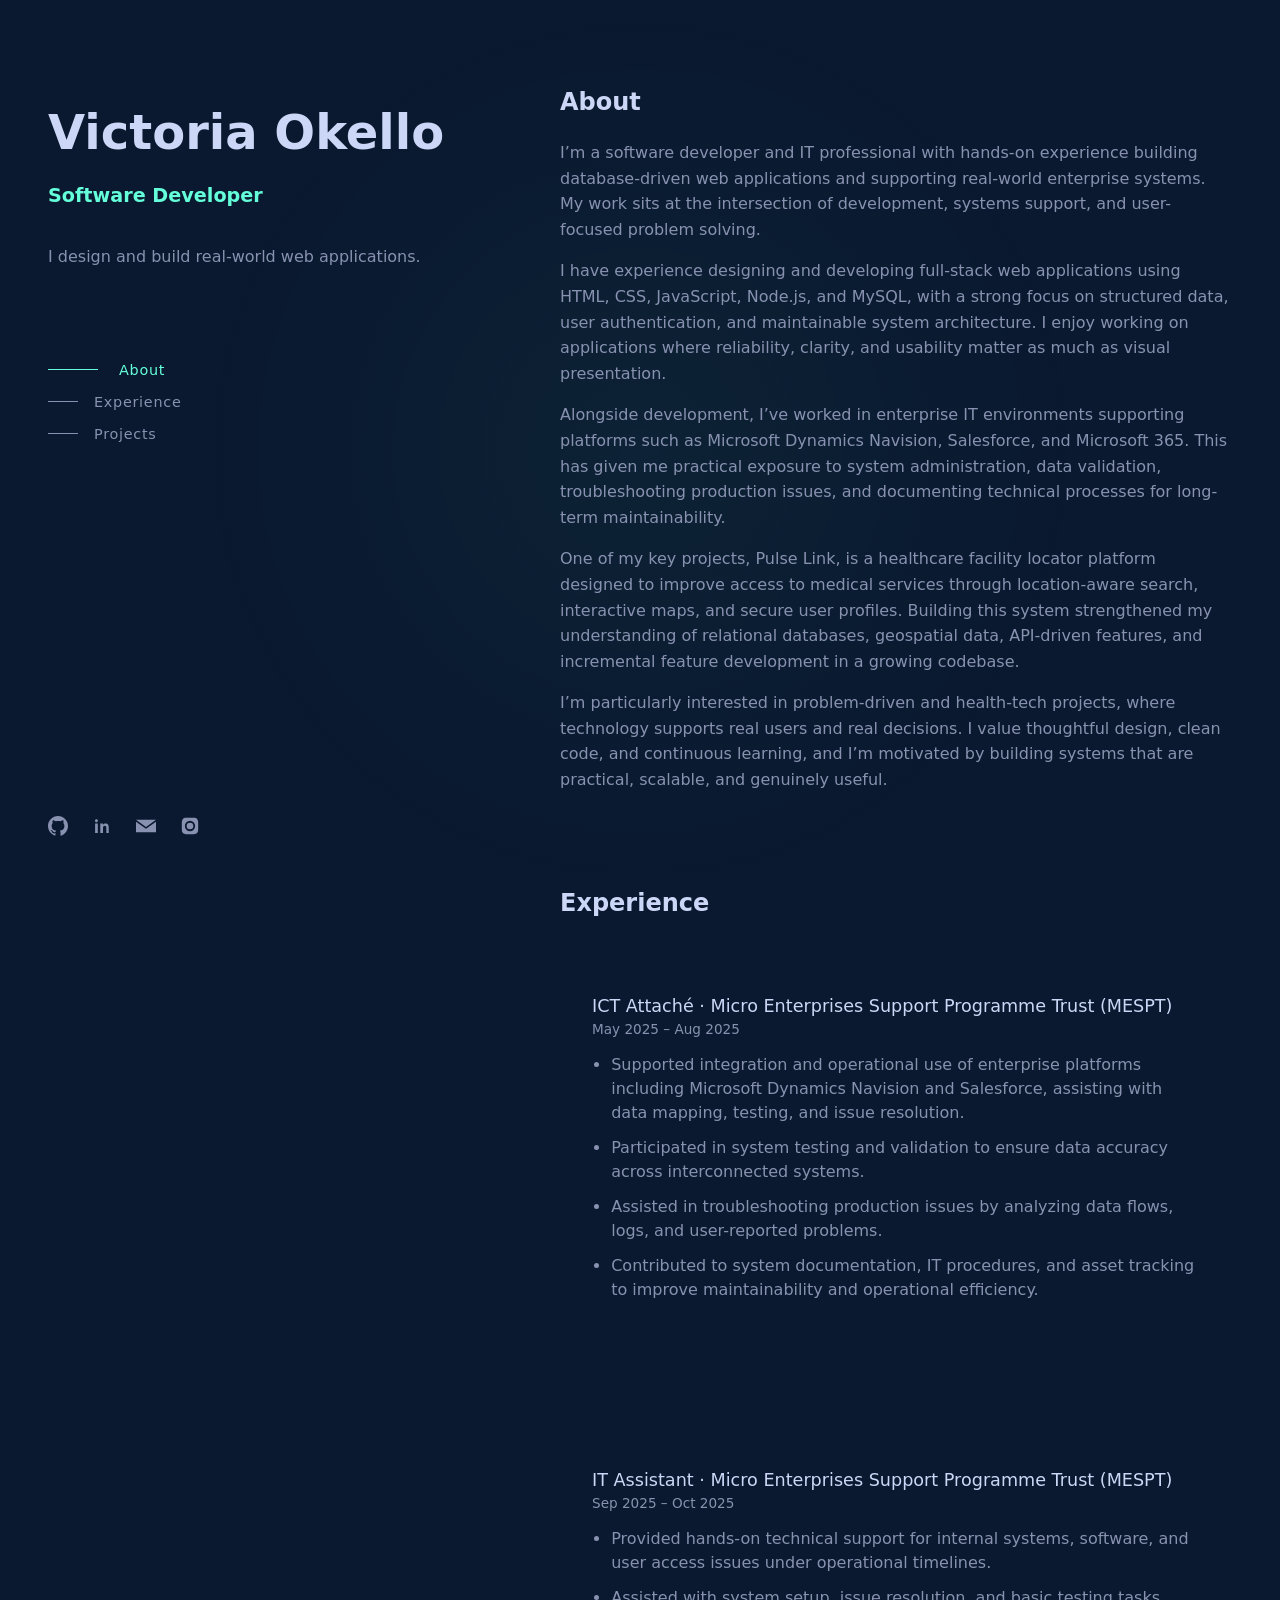
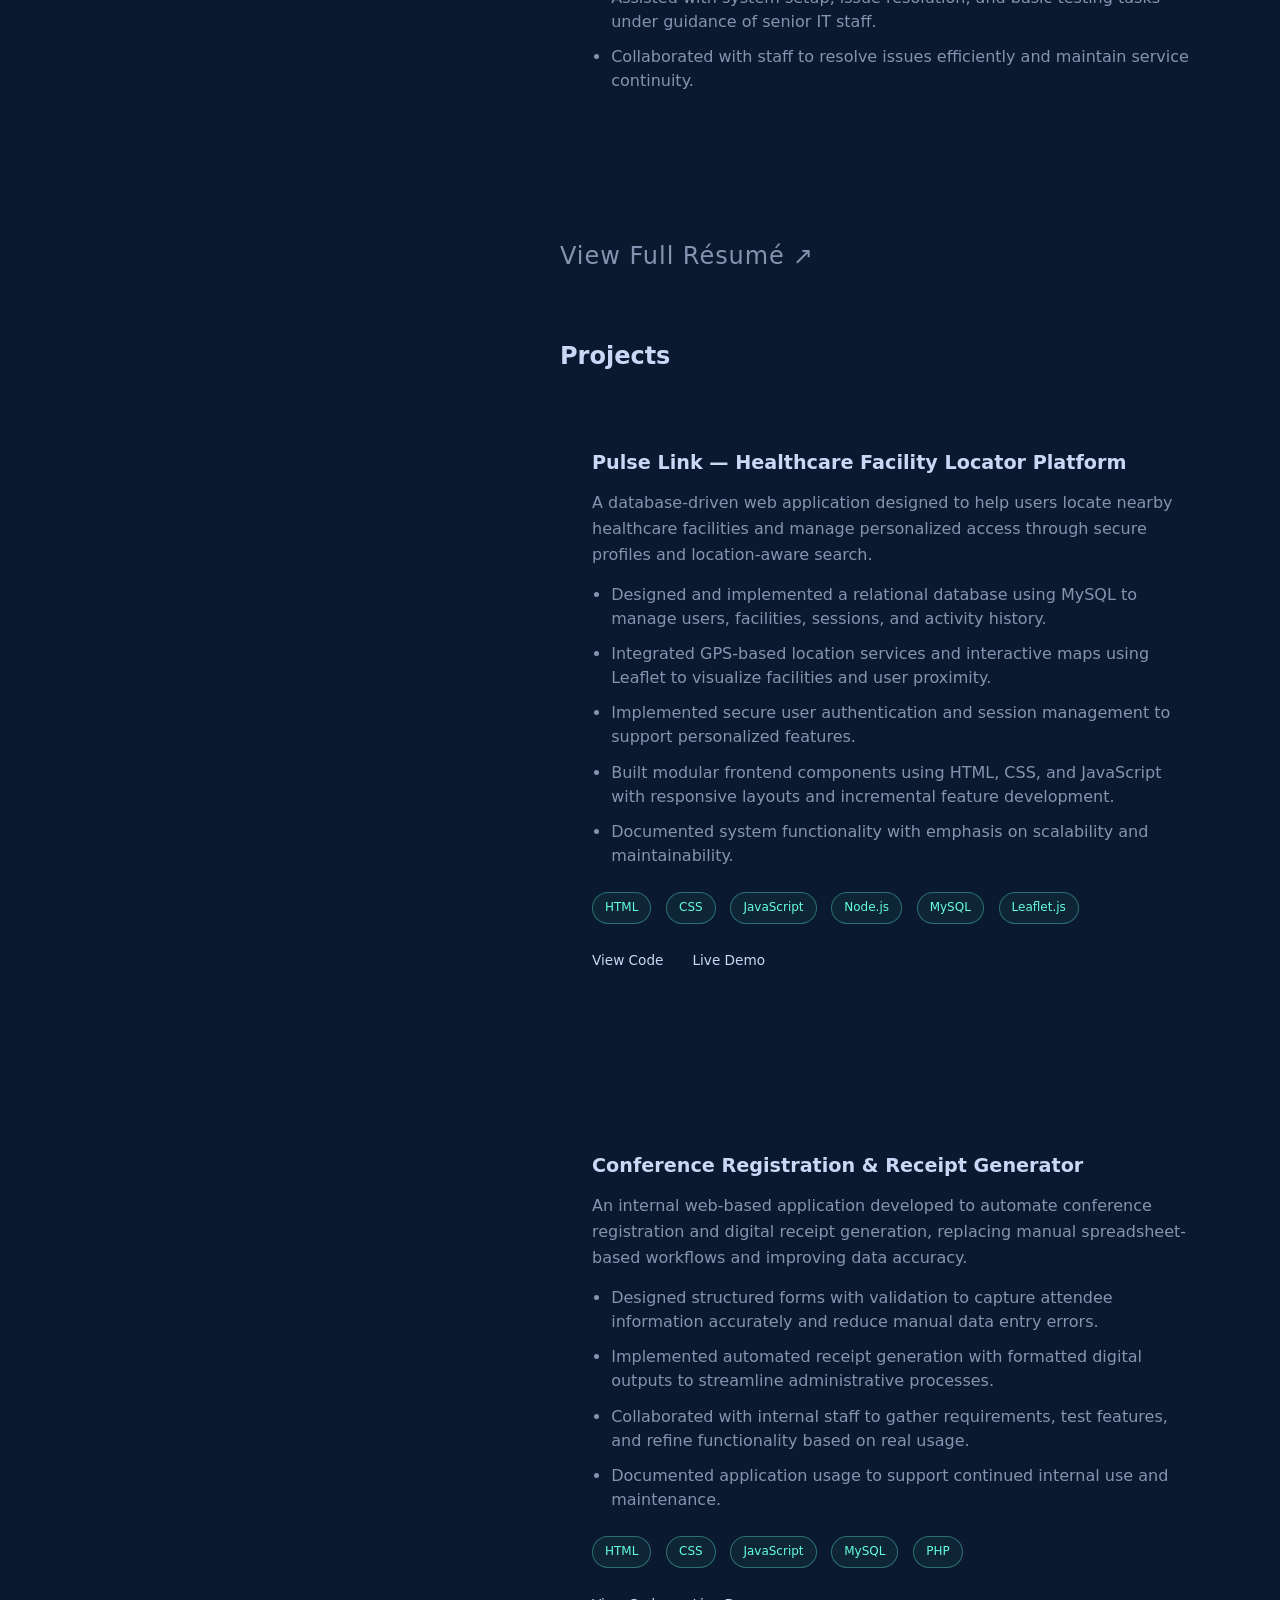
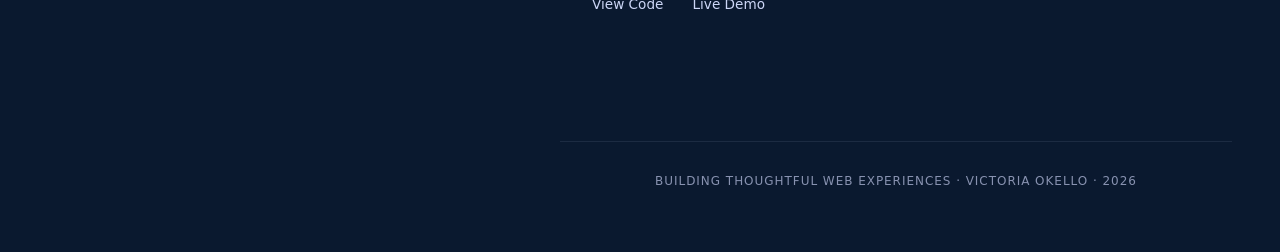
<file: index.html>
<!DOCTYPE html>
<html lang="en">
<head>
    <meta charset="UTF-8">
    <title>My Portfolio</title>
    <link rel="stylesheet" href="Portfolio.css">
</head>
<script>
  document.addEventListener("DOMContentLoaded", () => {
    /* ---------------- Mouse glow ---------------- */
    const wrapper = document.querySelector(".page-wrapper");
    if (wrapper) {
      document.addEventListener("mousemove", (e) => {
        wrapper.style.setProperty("--mouse-x", `${e.clientX}px`);
        wrapper.style.setProperty("--mouse-y", `${e.clientY}px`);
      });
    }
  
    /* ---------------- Footer year ---------------- */
    const yearEl = document.getElementById("year");
    if (yearEl) {
      yearEl.textContent = new Date().getFullYear();
    }
  
    /* ---------------- Sidebar active state ---------------- */
    const sections = document.querySelectorAll("section[id]");
    const navItems = document.querySelectorAll(".nav-item");
  
    const observer = new IntersectionObserver(
      (entries) => {
        entries.forEach(entry => {
          if (!entry.isIntersecting) return;
  
          const activeId = entry.target.id;
  
          navItems.forEach(item => {
            item.classList.toggle(
              "active",
              item.dataset.section === activeId
            );
          });
        });
      },
      {
        rootMargin: "-40% 0px -40% 0px",
        threshold: 0
      }
    );
  
    sections.forEach(section => observer.observe(section));
  });
  
  /* ---------------- Splash screen ---------------- */
  window.addEventListener("load", () => {
    const splash = document.getElementById("splash");
    if (!splash) return;
  
    setTimeout(() => {
      splash.style.display = "none";
    }, 7000);
  });
  </script>
  


<div id="splash">
  <div class="splash-content">
    <img
      src="assets/Logo.png"
      alt="Victoria logo"
      class="splash-logo"
    />

    <h1 class="splash-name">Victoria</h1>
    <p class="splash-role">Software Developer</p>
  </div>
</div>



<body>

      <div class="page-wrapper">
      <div class="layout">
        <!-- LEFT SIDE (Fixed) -->
        <aside class="sidebar">
          <h1 class="name">Victoria Okello</h1>
          <h2 class="role">Software Developer</h2>
      
          <p class="tagline">
            I design and build real-world web applications.
          </p>
      
          <nav class="sidebar-nav">
            <a href="#about" class="nav-item" data-section="about">
              <span class="nav-line"></span>
              <span class="nav-text">About</span>
            </a>
          
            <a href="#experience" class="nav-item" data-section="experience">
              <span class="nav-line"></span>
              <span class="nav-text">Experience</span>
            </a>
          
            <a href="#projects" class="nav-item" data-section="projects">
              <span class="nav-line"></span>
              <span class="nav-text">Projects</span>
            </a>
          </nav>
          
          <div class="sidebar-socials">
              <a href="https://github.com/VictoriaOkello" target="_blank" aria-label="GitHub">
                <svg viewBox="0 0 24 24" aria-hidden="true">
                  <path d="M12 0C5.37 0 0 5.37 0 12c0 5.3 3.438 9.8 8.205 11.385.6.113.82-.26.82-.577v-2.02c-3.338.726-4.033-1.416-4.033-1.416-.546-1.387-1.333-1.756-1.333-1.756-1.09-.745.082-.73.082-.73 1.205.085 1.84 1.237 1.84 1.237 1.07 1.835 2.807 1.305 3.492.998.108-.776.42-1.305.763-1.605-2.665-.305-5.467-1.333-5.467-5.93 0-1.31.468-2.38 1.235-3.22-.123-.303-.535-1.523.117-3.176 0 0 1.008-.322 3.3 1.23a11.51 11.51 0 0 1 3-.404c1.02.005 2.047.138 3 .404 2.29-1.552 3.296-1.23 3.296-1.23.653 1.653.242 2.873.12 3.176.77.84 1.233 1.91 1.233 3.22 0 4.61-2.807 5.625-5.48 5.922.43.372.823 1.102.823 2.222v3.293c0 .32.218.694.825.576C20.565 21.796 24 17.298 24 12 24 5.37 18.627 0 12 0z"/>
                </svg>
              </a>
            
              <a href="https://www.linkedin.com/in/Victoria Okello" target="_blank" aria-label="LinkedIn">
                <svg viewBox="0 0 24 24">
                  <path d="M20.447 20.452H17.21V14.84c0-1.337-.027-3.057-1.865-3.057-1.867 0-2.154 1.46-2.154 2.968v5.7H9.956V9h3.11v1.561h.045c.433-.82 1.492-1.684 3.07-1.684 3.283 0 3.89 2.162 3.89 4.977v6.598zM5.337 7.433c-1.003 0-1.815-.813-1.815-1.816 0-1.003.812-1.815 1.815-1.815 1.004 0 1.816.812 1.816 1.815 0 1.003-.812 1.816-1.816 1.816zM6.956 20.452H3.719V9h3.237v11.452z"/>
                </svg>
              </a>
            
              <a href="mailto:vaokello@gmail.com" aria-label="Email">
                <svg viewBox="0 0 24 24">
                  <path d="M12 13.065L.016 4.5h23.968L12 13.065zM12 15.435L0 6.87V19.5h24V6.87L12 15.435z"/>
                </svg>
              </a>
            
              <a href="https://instagram.com/v_i_c_t_o_r_i_a_ok" target="_blank" aria-label="Instagram">
                <svg viewBox="0 0 24 24">
                  <path d="M12 2.163c3.204 0 3.584.012 4.85.07 1.366.062 2.633.343 3.608 1.318.975.975 1.256 2.242 1.318 3.608.058 1.266.07 1.646.07 4.84 0 3.204-.012 3.584-.07 4.85-.062 1.366-.343 2.633-1.318 3.608-.975.975-2.242 1.256-3.608 1.318-1.266.058-1.646.07-4.85.07-3.204 0-3.584-.012-4.85-.07-1.366-.062-2.633-.343-3.608-1.318-.975-.975-1.256-2.242-1.318-3.608C2.175 15.587 2.163 15.207 2.163 12c0-3.194.012-3.574.07-4.84.062-1.366.343-2.633 1.318-3.608.975-.975 2.242-1.256 3.608-1.318C8.416 2.175 8.796 2.163 12 2.163zm0 3.675a6.162 6.162 0 1 0 0 12.324 6.162 6.162 0 0 0 0-12.324zm0 10.162a4 4 0 1 1 0-8 4 4 0 0 1 0 8zm6.406-11.845a1.44 1.44 0 1 1-2.88 0 1.44 1.44 0 0 1 2.88 0z"/>
                </svg>
              </a>
            </div>
        </aside>
      
        <!-- RIGHT SIDE (Scrollable) -->
        <main class="content">
          <section id="about" class="section">
            <h3>About</h3>
                <p>
                  I’m a software developer and IT professional with hands-on experience building
                  database-driven web applications and supporting real-world enterprise
                  systems. My work sits at the intersection of development, systems support,
                  and user-focused problem solving.
                </p>
              
                <p>
                  I have experience designing and developing full-stack web applications using
                  HTML, CSS, JavaScript, Node.js, and MySQL, with a strong focus on structured
                  data, user authentication, and maintainable system architecture. I enjoy
                  working on applications where reliability, clarity, and usability matter as
                  much as visual presentation.
                </p>
              
                <p>
                  Alongside development, I’ve worked in enterprise IT environments supporting
                  platforms such as Microsoft Dynamics Navision, Salesforce, and Microsoft 365.
                  This has given me practical exposure to system administration, data
                  validation, troubleshooting production issues, and documenting technical
                  processes for long-term maintainability.
                </p>
              
                <p>
                  One of my key projects, Pulse Link, is a healthcare facility locator platform
                  designed to improve access to medical services through location-aware search,
                  interactive maps, and secure user profiles. Building this system strengthened
                  my understanding of relational databases, geospatial data, API-driven
                  features, and incremental feature development in a growing codebase.
                </p>
              
                <p>
                  I’m particularly interested in problem-driven and health-tech projects, where
                  technology supports real users and real decisions. I value thoughtful design,
                  clean code, and continuous learning, and I’m motivated by building systems
                  that are practical, scalable, and genuinely useful.
                </p>
              </section>
              
          </section>
          <section id="experience" class="section">
            <h3>Experience</h3>
          
            <a href="https://mespt.org/" target="_blank" class="experience-link">
            <div class="experience-item">
              <h4>
                ICT Attaché · Micro Enterprises Support Programme Trust (MESPT)
              </h4>
              <span class="experience-period">
                May 2025 – Aug 2025
              </span>
          
              <ul>
                <li>
                  Supported integration and operational use of enterprise platforms
                  including Microsoft Dynamics Navision and Salesforce, assisting with
                  data mapping, testing, and issue resolution.
                </li>
                <li>
                  Participated in system testing and validation to ensure data accuracy
                  across interconnected systems.
                </li>
                <li>
                  Assisted in troubleshooting production issues by analyzing data flows,
                  logs, and user-reported problems.
                </li>
                <li>
                  Contributed to system documentation, IT procedures, and asset tracking
                  to improve maintainability and operational efficiency.
                </li>
              </ul>
            </div>
            </a>
          
            <a href="https://mespt.org/" target="_blank" class="experience-link">
            <div class="experience-item">
              <h4>
                IT Assistant · Micro Enterprises Support Programme Trust (MESPT)
              </h4>
              <span class="experience-period">
                Sep 2025 – Oct 2025
              </span>
            
              <ul>
                <li>
                  Provided hands-on technical support for internal systems, software, and
                  user access issues under operational timelines.
                </li>
                <li>
                  Assisted with system setup, issue resolution, and basic testing tasks
                  under guidance of senior IT staff.
                </li>
                <li>
                  Collaborated with staff to resolve issues efficiently and maintain
                  service continuity.
                </li>
              </ul>
            </div>
            </a>
          </section>         
          
          <section class="resume-cta">
            <a
              href="assets/Victoria_Okello_CV.pdf"
              target="_blank"
              rel="noopener"
              class="resume-link"
            >
              <span>View Full Résumé</span>
              <span class="arrow">↗</span>
            </a>
          </section>          
      
          <section id="projects" class="section">
            <h3>Projects</h3>
          
            <div class="project">
              <h4 class="project-title">
                Pulse Link — Healthcare Facility Locator Platform
              </h4>
          
              <p class="project-description">
                A database-driven web application designed to help users locate nearby
                healthcare facilities and manage personalized access through secure
                profiles and location-aware search.
              </p>
          
              <ul class="project-features">
                <li>
                  Designed and implemented a relational database using MySQL to manage
                  users, facilities, sessions, and activity history.
                </li>
                <li>
                  Integrated GPS-based location services and interactive maps using
                  Leaflet to visualize facilities and user proximity.
                </li>
                <li>
                  Implemented secure user authentication and session management to
                  support personalized features.
                </li>
                <li>
                  Built modular frontend components using HTML, CSS, and JavaScript with
                  responsive layouts and incremental feature development.
                </li>
                <li>
                  Documented system functionality with emphasis on scalability and
                  maintainability.
                </li>
              </ul>
          
              <p class="project-tech">
                <span>HTML</span>
                <span>CSS</span>
                <span>JavaScript</span>
                <span>Node.js</span>
                <span>MySQL</span>
                <span>Leaflet.js</span>
              </p>
          
              <div class="project-links">
                <a href="https://github.com/VictoriaOkello/PULSE-LINK-Nairobi-County-Digital-Health-Connectivity-Platform" target="_blank">View Code</a>
                <a href="#" target="_blank">Live Demo</a>
              </div>
            </div>
            <div class="project">
                <h4 class="project-title">
                  Conference Registration & Receipt Generator
                </h4>
              
                <p class="project-description">
                  An internal web-based application developed to automate conference
                  registration and digital receipt generation, replacing manual
                  spreadsheet-based workflows and improving data accuracy.
                </p>
              
                <ul class="project-features">
                  <li>
                    Designed structured forms with validation to capture attendee
                    information accurately and reduce manual data entry errors.
                  </li>
                  <li>
                    Implemented automated receipt generation with formatted digital
                    outputs to streamline administrative processes.
                  </li>
                  <li>
                    Collaborated with internal staff to gather requirements, test
                    features, and refine functionality based on real usage.
                  </li>
                  <li>
                    Documented application usage to support continued internal use
                    and maintenance.
                  </li>
                </ul>
              
                <p class="project-tech">
                  <span>HTML</span>
                  <span>CSS</span>
                  <span>JavaScript</span>
                  <span>MySQL</span>
                  <span>PHP</span>
                </p>
              
                <div class="project-links">
                  <a href="https://github.com/VictoriaOkello/Conference_Register_and_Invoice_Generator" target="_blank">View Code</a>
                  <a href="#" target="_blank">Live Demo</a>
                </div>
              </div>
              
          </section>
                    
      <footer class="site-footer">
        <p>Building thoughtful web experiences · Victoria Okello · <span id="year"></span></p>
      </footer>
      
        </main>
      </div>
      </div>

</body>
</html>
</file>
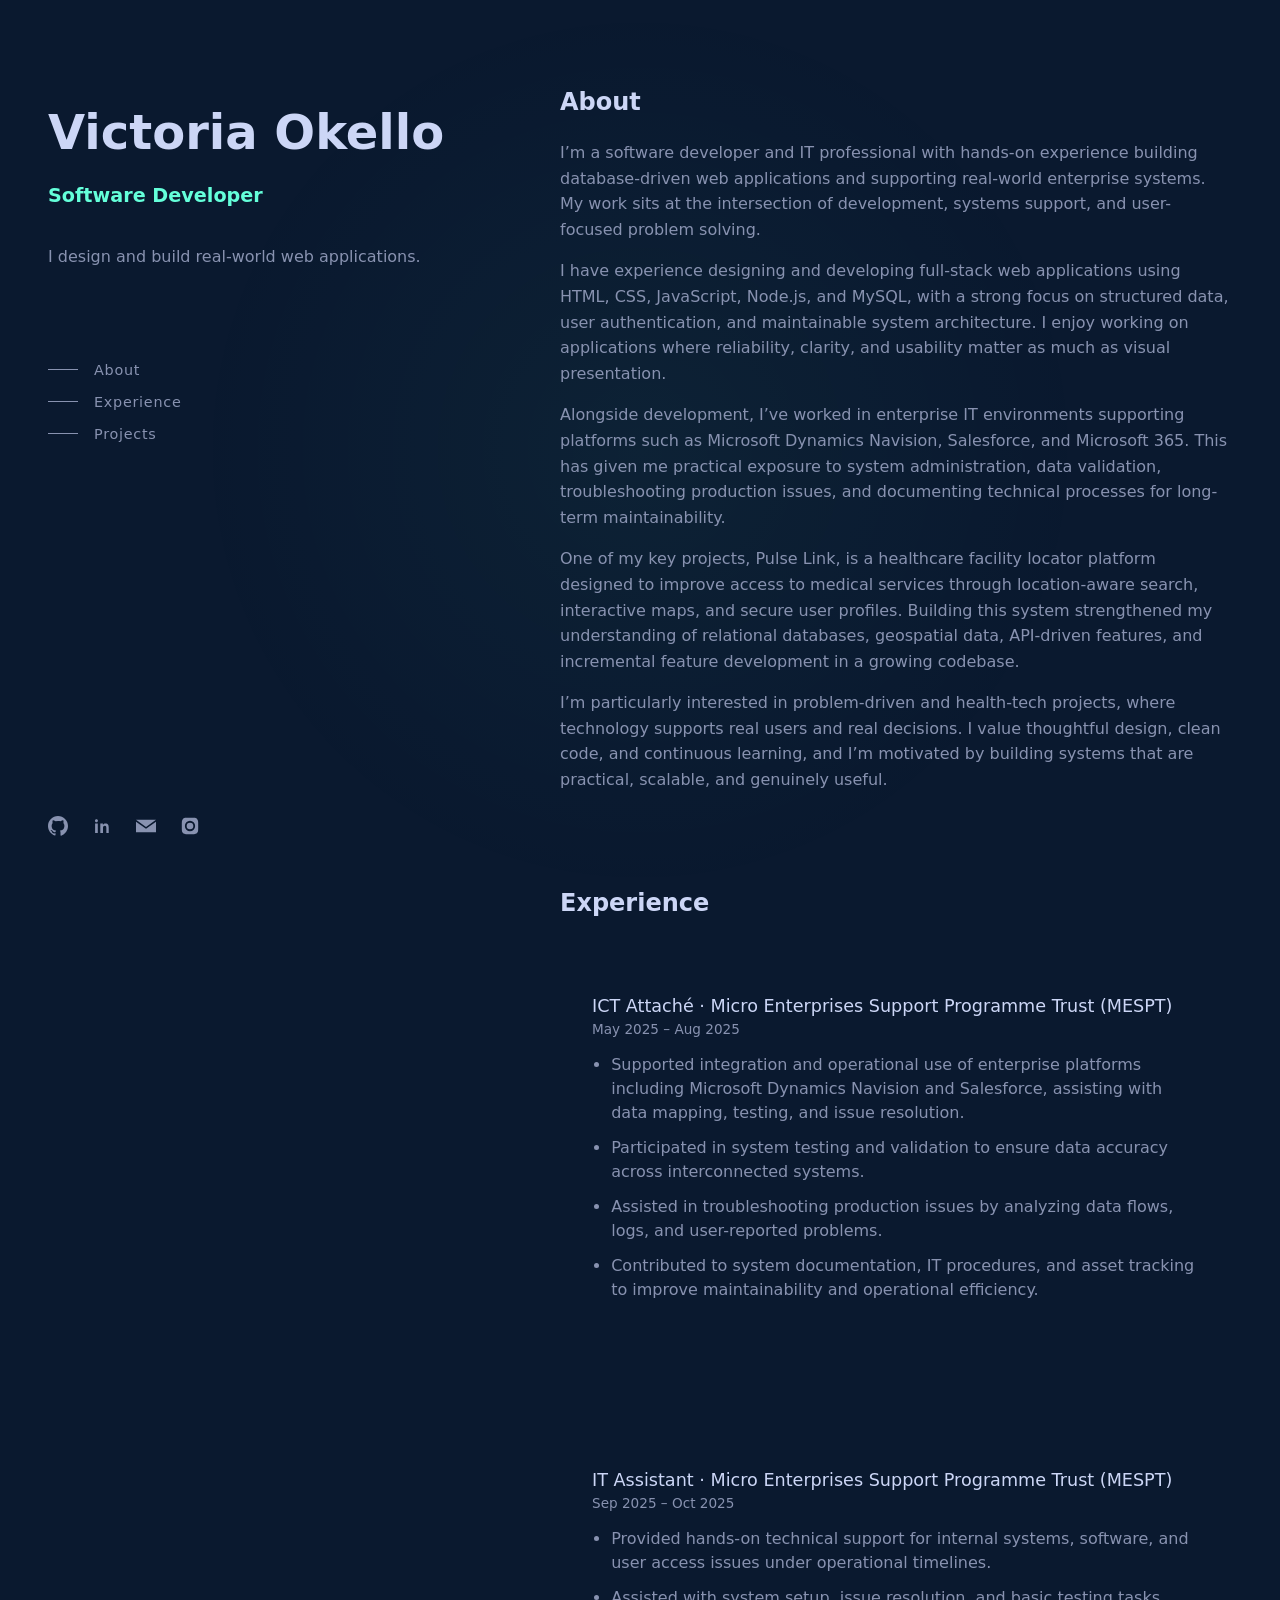
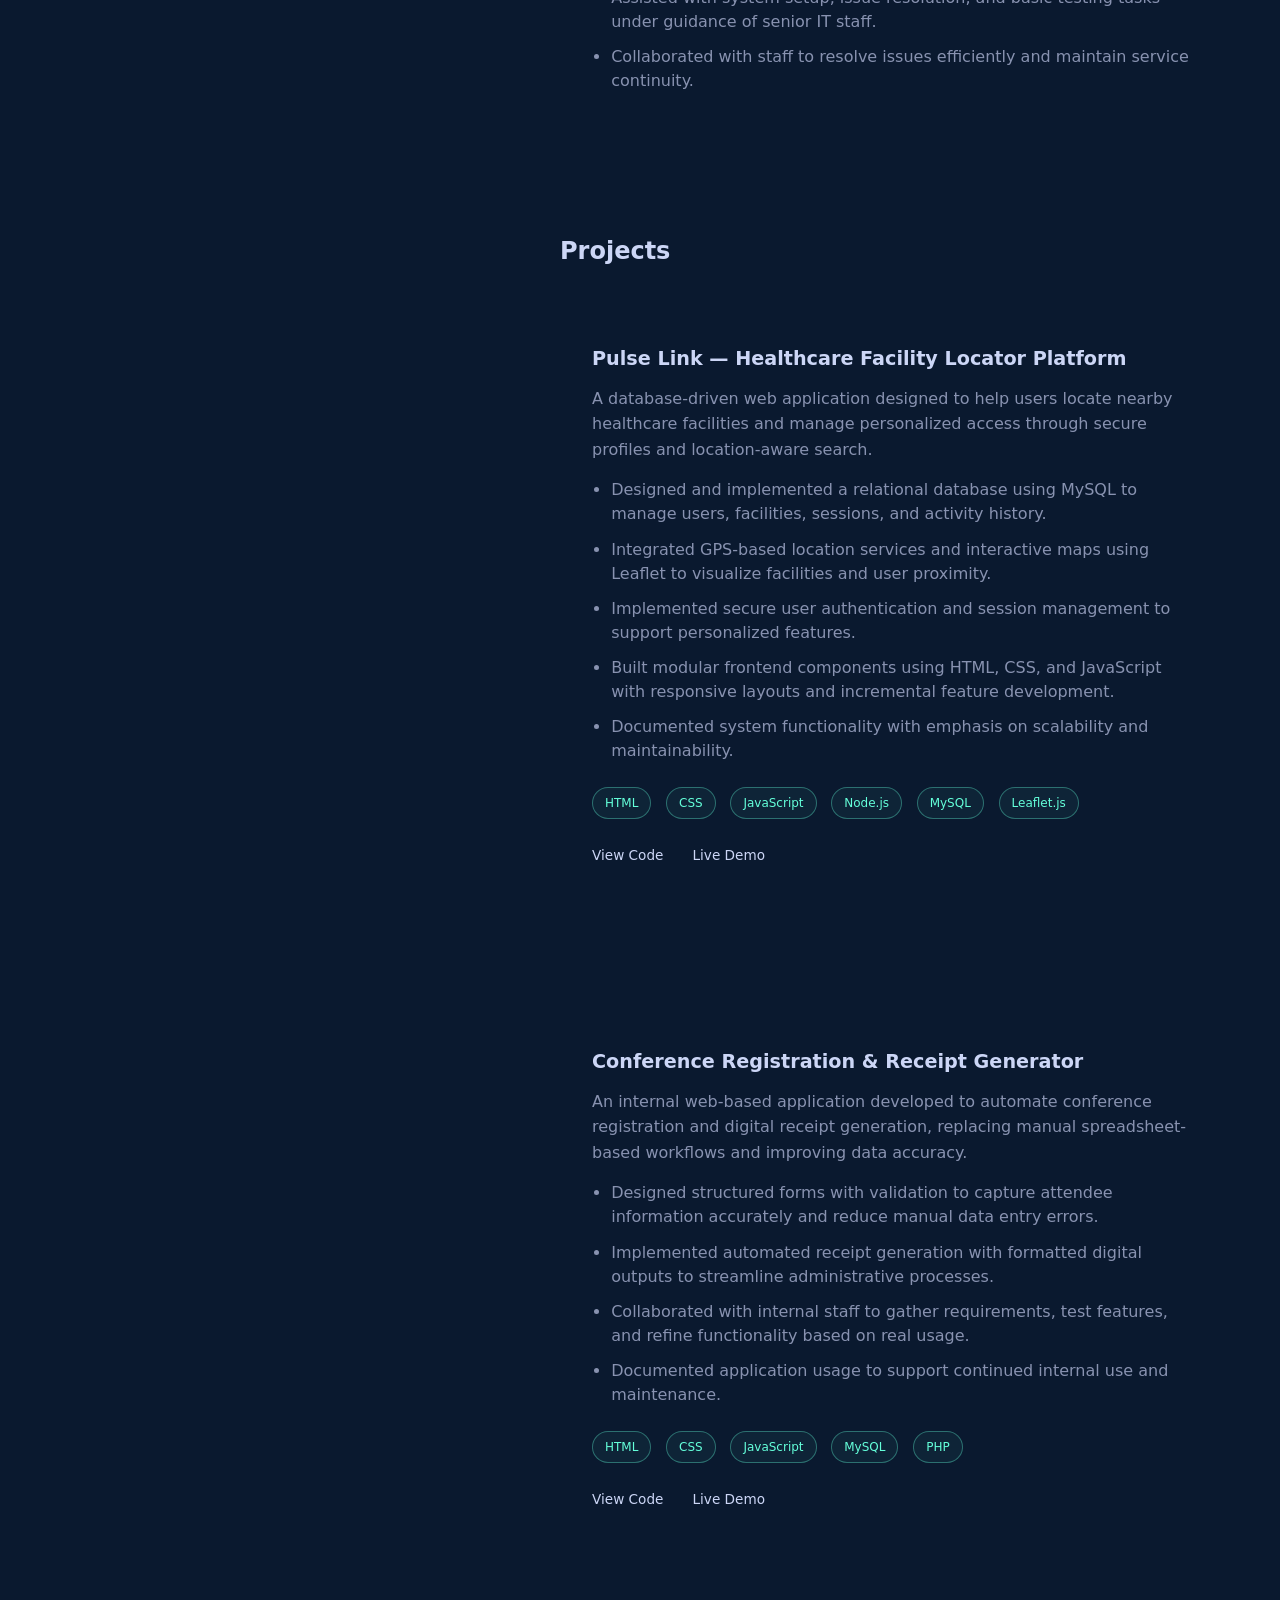
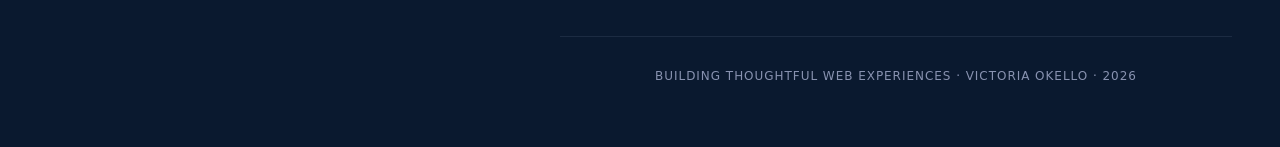
<file: Intro.html>
<!DOCTYPE html>
<html lang="en">
<head>
    <meta charset="UTF-8">
    <title>My Portfolio</title>
    <link rel="stylesheet" href="Intro.css">
</head>
<script>
  document.addEventListener("DOMContentLoaded", () => {
    // Mouse glow
    const wrapper = document.querySelector(".page-wrapper");
    if (wrapper) {
      document.addEventListener("mousemove", (e) => {
        wrapper.style.setProperty("--mouse-x", `${e.clientX}px`);
        wrapper.style.setProperty("--mouse-y", `${e.clientY}px`);
      });
    }

    // Footer year
    const yearEl = document.getElementById("year");
    if (yearEl) {
      yearEl.textContent = new Date().getFullYear();
    }
  });

  // Splash screen
  window.addEventListener("load", () => {
    const splash = document.getElementById("splash");
    if (!splash) return;

    setTimeout(() => {
      splash.style.display = "none";
    }, 7000);
  });
</script>


<div id="splash">
  <div class="splash-content">
    <img
      src="assets/Logo.png"
      alt="Victoria logo"
      class="splash-logo"
    />

    <h1 class="splash-name">Victoria</h1>
    <p class="splash-role">Software Developer</p>
  </div>
</div>



<body>

      <div class="page-wrapper">
      <div class="layout">
        <!-- LEFT SIDE (Fixed) -->
        <aside class="sidebar">
          <h1 class="name">Victoria Okello</h1>
          <h2 class="role">Software Developer</h2>
      
          <p class="tagline">
            I design and build real-world web applications.
          </p>
      
          <nav class="sidebar-nav">
            <a href="#about" class="nav-item">
              <span class="nav-line"></span>
              <span class="nav-text">About</span>
            </a>
          
            <a href="#experience" class="nav-item">
              <span class="nav-line"></span>
              <span class="nav-text">Experience</span>
            </a>
          
            <a href="#projects" class="nav-item">
              <span class="nav-line"></span>
              <span class="nav-text">Projects</span>
            </a>
          </nav>

          <div class="sidebar-socials">
              <a href="https://github.com/VictoriaOkello" target="_blank" aria-label="GitHub">
                <svg viewBox="0 0 24 24" aria-hidden="true">
                  <path d="M12 0C5.37 0 0 5.37 0 12c0 5.3 3.438 9.8 8.205 11.385.6.113.82-.26.82-.577v-2.02c-3.338.726-4.033-1.416-4.033-1.416-.546-1.387-1.333-1.756-1.333-1.756-1.09-.745.082-.73.082-.73 1.205.085 1.84 1.237 1.84 1.237 1.07 1.835 2.807 1.305 3.492.998.108-.776.42-1.305.763-1.605-2.665-.305-5.467-1.333-5.467-5.93 0-1.31.468-2.38 1.235-3.22-.123-.303-.535-1.523.117-3.176 0 0 1.008-.322 3.3 1.23a11.51 11.51 0 0 1 3-.404c1.02.005 2.047.138 3 .404 2.29-1.552 3.296-1.23 3.296-1.23.653 1.653.242 2.873.12 3.176.77.84 1.233 1.91 1.233 3.22 0 4.61-2.807 5.625-5.48 5.922.43.372.823 1.102.823 2.222v3.293c0 .32.218.694.825.576C20.565 21.796 24 17.298 24 12 24 5.37 18.627 0 12 0z"/>
                </svg>
              </a>
            
              <a href="https://www.linkedin.com/in/Victoria Okello" target="_blank" aria-label="LinkedIn">
                <svg viewBox="0 0 24 24">
                  <path d="M20.447 20.452H17.21V14.84c0-1.337-.027-3.057-1.865-3.057-1.867 0-2.154 1.46-2.154 2.968v5.7H9.956V9h3.11v1.561h.045c.433-.82 1.492-1.684 3.07-1.684 3.283 0 3.89 2.162 3.89 4.977v6.598zM5.337 7.433c-1.003 0-1.815-.813-1.815-1.816 0-1.003.812-1.815 1.815-1.815 1.004 0 1.816.812 1.816 1.815 0 1.003-.812 1.816-1.816 1.816zM6.956 20.452H3.719V9h3.237v11.452z"/>
                </svg>
              </a>
            
              <a href="mailto:vaokello@gmail.com" aria-label="Email">
                <svg viewBox="0 0 24 24">
                  <path d="M12 13.065L.016 4.5h23.968L12 13.065zM12 15.435L0 6.87V19.5h24V6.87L12 15.435z"/>
                </svg>
              </a>
            
              <a href="https://instagram.com/victoriaokello" target="_blank" aria-label="Instagram">
                <svg viewBox="0 0 24 24">
                  <path d="M12 2.163c3.204 0 3.584.012 4.85.07 1.366.062 2.633.343 3.608 1.318.975.975 1.256 2.242 1.318 3.608.058 1.266.07 1.646.07 4.84 0 3.204-.012 3.584-.07 4.85-.062 1.366-.343 2.633-1.318 3.608-.975.975-2.242 1.256-3.608 1.318-1.266.058-1.646.07-4.85.07-3.204 0-3.584-.012-4.85-.07-1.366-.062-2.633-.343-3.608-1.318-.975-.975-1.256-2.242-1.318-3.608C2.175 15.587 2.163 15.207 2.163 12c0-3.194.012-3.574.07-4.84.062-1.366.343-2.633 1.318-3.608.975-.975 2.242-1.256 3.608-1.318C8.416 2.175 8.796 2.163 12 2.163zm0 3.675a6.162 6.162 0 1 0 0 12.324 6.162 6.162 0 0 0 0-12.324zm0 10.162a4 4 0 1 1 0-8 4 4 0 0 1 0 8zm6.406-11.845a1.44 1.44 0 1 1-2.88 0 1.44 1.44 0 0 1 2.88 0z"/>
                </svg>
              </a>
            </div>
        </aside>
      
        <!-- RIGHT SIDE (Scrollable) -->
        <main class="content">
          <section id="about" class="section">
            <h3>About</h3>
                <p>
                  I’m a software developer and IT professional with hands-on experience building
                  database-driven web applications and supporting real-world enterprise
                  systems. My work sits at the intersection of development, systems support,
                  and user-focused problem solving.
                </p>
              
                <p>
                  I have experience designing and developing full-stack web applications using
                  HTML, CSS, JavaScript, Node.js, and MySQL, with a strong focus on structured
                  data, user authentication, and maintainable system architecture. I enjoy
                  working on applications where reliability, clarity, and usability matter as
                  much as visual presentation.
                </p>
              
                <p>
                  Alongside development, I’ve worked in enterprise IT environments supporting
                  platforms such as Microsoft Dynamics Navision, Salesforce, and Microsoft 365.
                  This has given me practical exposure to system administration, data
                  validation, troubleshooting production issues, and documenting technical
                  processes for long-term maintainability.
                </p>
              
                <p>
                  One of my key projects, Pulse Link, is a healthcare facility locator platform
                  designed to improve access to medical services through location-aware search,
                  interactive maps, and secure user profiles. Building this system strengthened
                  my understanding of relational databases, geospatial data, API-driven
                  features, and incremental feature development in a growing codebase.
                </p>
              
                <p>
                  I’m particularly interested in problem-driven and health-tech projects, where
                  technology supports real users and real decisions. I value thoughtful design,
                  clean code, and continuous learning, and I’m motivated by building systems
                  that are practical, scalable, and genuinely useful.
                </p>
              </section>
              
          </section>
          <section id="experience" class="section">
            <h3>Experience</h3>
          
            <a href="https://mespt.org/" target="_blank" class="experience-link">
            <div class="experience-item">
              <h4>
                ICT Attaché · Micro Enterprises Support Programme Trust (MESPT)
              </h4>
              <span class="experience-period">
                May 2025 – Aug 2025
              </span>
          
              <ul>
                <li>
                  Supported integration and operational use of enterprise platforms
                  including Microsoft Dynamics Navision and Salesforce, assisting with
                  data mapping, testing, and issue resolution.
                </li>
                <li>
                  Participated in system testing and validation to ensure data accuracy
                  across interconnected systems.
                </li>
                <li>
                  Assisted in troubleshooting production issues by analyzing data flows,
                  logs, and user-reported problems.
                </li>
                <li>
                  Contributed to system documentation, IT procedures, and asset tracking
                  to improve maintainability and operational efficiency.
                </li>
              </ul>
            </div>
            </a>
          
            <a href="https://mespt.org/" target="_blank" class="experience-link">
            <div class="experience-item">
              <h4>
                IT Assistant · Micro Enterprises Support Programme Trust (MESPT)
              </h4>
              <span class="experience-period">
                Sep 2025 – Oct 2025
              </span>
            
              <ul>
                <li>
                  Provided hands-on technical support for internal systems, software, and
                  user access issues under operational timelines.
                </li>
                <li>
                  Assisted with system setup, issue resolution, and basic testing tasks
                  under guidance of senior IT staff.
                </li>
                <li>
                  Collaborated with staff to resolve issues efficiently and maintain
                  service continuity.
                </li>
              </ul>
            </div>
            </a>
          </section>          
      
          <section id="projects" class="section">
            <h3>Projects</h3>
          
            <div class="project">
              <h4 class="project-title">
                Pulse Link — Healthcare Facility Locator Platform
              </h4>
          
              <p class="project-description">
                A database-driven web application designed to help users locate nearby
                healthcare facilities and manage personalized access through secure
                profiles and location-aware search.
              </p>
          
              <ul class="project-features">
                <li>
                  Designed and implemented a relational database using MySQL to manage
                  users, facilities, sessions, and activity history.
                </li>
                <li>
                  Integrated GPS-based location services and interactive maps using
                  Leaflet to visualize facilities and user proximity.
                </li>
                <li>
                  Implemented secure user authentication and session management to
                  support personalized features.
                </li>
                <li>
                  Built modular frontend components using HTML, CSS, and JavaScript with
                  responsive layouts and incremental feature development.
                </li>
                <li>
                  Documented system functionality with emphasis on scalability and
                  maintainability.
                </li>
              </ul>
          
              <p class="project-tech">
                <span>HTML</span>
                <span>CSS</span>
                <span>JavaScript</span>
                <span>Node.js</span>
                <span>MySQL</span>
                <span>Leaflet.js</span>
              </p>
          
              <div class="project-links">
                <a href="https://github.com/VictoriaOkello/PULSE-LINK-Nairobi-County-Digital-Health-Connectivity-Platform" target="_blank">View Code</a>
                <a href="#" target="_blank">Live Demo</a>
              </div>
            </div>
            <div class="project">
                <h4 class="project-title">
                  Conference Registration & Receipt Generator
                </h4>
              
                <p class="project-description">
                  An internal web-based application developed to automate conference
                  registration and digital receipt generation, replacing manual
                  spreadsheet-based workflows and improving data accuracy.
                </p>
              
                <ul class="project-features">
                  <li>
                    Designed structured forms with validation to capture attendee
                    information accurately and reduce manual data entry errors.
                  </li>
                  <li>
                    Implemented automated receipt generation with formatted digital
                    outputs to streamline administrative processes.
                  </li>
                  <li>
                    Collaborated with internal staff to gather requirements, test
                    features, and refine functionality based on real usage.
                  </li>
                  <li>
                    Documented application usage to support continued internal use
                    and maintenance.
                  </li>
                </ul>
              
                <p class="project-tech">
                  <span>HTML</span>
                  <span>CSS</span>
                  <span>JavaScript</span>
                  <span>MySQL</span>
                  <span>PHP</span>
                </p>
              
                <div class="project-links">
                  <a href="https://github.com/VictoriaOkello/Conference_Register_and_Invoice_Generator" target="_blank">View Code</a>
                  <a href="#" target="_blank">Live Demo</a>
                </div>
              </div>
              
          </section>
                    
      <footer class="site-footer">
        <p>Building thoughtful web experiences · Victoria Okello · <span id="year"></span></p>
      </footer>
      
        </main>
      </div>
      </div>

</body>
</html>
</file>
<file: Portfolio.css>
/* Intro Section */
#intro {
    min-height: 100vh;
    background-color: #0a192f;
    display: flex;
    align-items: center;
  }
  
  /* Content container */
  .intro-content {
    margin-left: 10%;
    max-width: 720px;
  }
  
  /* Main headline */
  .intro-content h1 {
    font-size: clamp(2.5rem, 5vw, 3.5rem);
    font-weight: 600;
    line-height: 1.2;
    color: #ccd6f6;
  }
  
  /* Subtext */
  .intro-subtext {
    margin-top: 1rem;
    font-size: 1rem;
    color: #8892b0;
  }
  
  /* Link */
  .intro-link {
    display: inline-block;
    margin-top: 2.5rem;
    font-size: 0.9rem;
    color: #64ffda;
    text-decoration: none;
    letter-spacing: 0.05em;
  }
  
  .intro-link:hover {
    text-decoration: underline;
  }
  
  /* Base */
body {
    margin: 0;
    font-family: system-ui, sans-serif;
    background-color: #0a192f;
    color: #8892b0;
    box-sizing: border-box;
  }

  *, *::before, *::after {
    box-sizing: inherit;
  }
  
  /* Layout */
  .layout {
    display: flex;
    min-height: 100vh;
  }
/* Splash Screen */
#splash {
  position: fixed;
  inset: 0;
  background-color: #0a192f; /* keep your site base */
  display: flex;
  align-items: center;
  justify-content: center;
  z-index: 9999;

  animation: splashFadeOut 0.8s ease forwards;
  animation-delay: 2.6s;
}

.splash-content {
  text-align: center;
}

/* LOGO */
.splash-logo {
  width: 400px;
  margin-bottom: 1.6rem;

  opacity: 0;
  transform: scale(0.92);
  animation: logoReveal 0.9s ease forwards;
}

/* Name */
.splash-name {
  font-size: 2.4rem;
  color: #ccd6f6;
  margin-bottom: 0.4rem;

  opacity: 0;
  animation: slideUpFade 0.8s ease forwards;
  animation-delay: 0.3s;
}

/* Role */
.splash-role {
  font-size: 0.95rem;
  color: #64ffda;
  letter-spacing: 0.15em;

  opacity: 0;
  animation: slideUpFade 0.8s ease forwards;
  animation-delay: 0.6s;
}

/* Animations */
@keyframes logoReveal {
  from {
    opacity: 0;
    transform: scale(0.92);
  }
  to {
    opacity: 1;
    transform: scale(1);
  }
}

@keyframes slideUpFade {
  from {
    opacity: 0;
    transform: translateY(14px);
  }
  to {
    opacity: 1;
    transform: translateY(0);
  }
}

@keyframes splashFadeOut {
  to {
    opacity: 0;
    pointer-events: none;
  }
}
.splash-logo {
  animation:
    logoReveal 0.9s ease forwards,
    logoFloat 7.5s ease-in-out infinite;
  animation-delay: 0s, 1.5s;
}

@keyframes logoFloat {
  0% {
    transform: translateY(0) scale(1);
  }
  40% {
    transform: translateY(-18px) scale(1.05);
  }
  60% {
    transform: translateY(-18px) scale(1.05);
  }
  100% {
    transform: translateY(0) scale(1);
  }
}




  /* LEFT SIDEBAR */
  .sidebar {
    position: fixed;
    top: 0;
    left: 0;
    height: 100vh;
    width: 40%;
    padding: 4rem 3rem;
    background-color: transparent;
    display: flex;
    flex-direction: column;
    justify-content: center;
  }
  
  /* Sidebar text */
  .name {
    font-size: 3rem;
    color: #ccd6f6;
    margin-bottom: 0.5rem;
  }
  
  .role {
    font-size: 1.2rem;
    color: #64ffda;
    margin-bottom: 1.5rem;
  }
  
  .tagline {
    max-width: 400px;
    margin-bottom: 3rem;
  }
  
  /* Sidebar nav */
  .sidebar-nav a {
    margin-bottom: 1rem;
    color: #8892b0;
    text-decoration: none;
    font-size: 0.9rem;
    letter-spacing: 0.05em;
  }
  
  .sidebar-nav a:hover {
    color: #64ffda;
  }
  
  /* Sidebar nav */
.sidebar-nav {
    margin-top: 3rem;
  }
  
  .nav-item {
    display: flex;
    align-items: center;
    margin-bottom: 1.2rem;
    text-decoration: none;
    color: #8892b0;
    font-size: 0.9rem;
    letter-spacing: 0.1em;
  }
  
  /* Line before text */
  .nav-line {
    width: 30px;
    height: 1px;
    background-color: #8892b0;
    margin-right: 1rem;
    transition: width 0.3s ease, background-color 0.3s ease;
  }
  
  /* Text */
  .nav-text {
    transition: transform 0.3s ease, color 0.3s ease;
  }
  
  /* Hover effect */
  .nav-item:hover .nav-line {
    width: 50px;
    background-color: #64ffda;
  }
  
  .nav-item:hover .nav-text {
    transform: translateX(5px);
    color: #64ffda;
  }

  .section {
    scroll-margin-top: 6rem;
  }  
  
  /* Active sidebar state */
.nav-item.active .nav-line {
  width: 50px;
  background-color: #64ffda;
}

.nav-item.active .nav-text {
  transform: translateX(5px);
  color: #64ffda;
}

  /* RIGHT CONTENT */
  .content {
    margin-left: 40%;
    width: 60%;
    min-width: 0; /* allows flex/grid children to shrink below content size */
    padding: 4rem 3rem;
    box-sizing: border-box;
  }
  
  /* Sections */
  .section {
    margin-bottom: 6rem;
    max-width: 700px;
  }
  
  .section h3 {
    color: #ccd6f6;
    font-size: 1.5rem;
    margin-bottom: 1.5rem;
  }
  
  .section p {
    line-height: 1.6;
    margin-bottom: 1rem;
  }

  /* Experience */
.experience-item {
  position: relative;
  margin-bottom: 4rem;
  padding: 2rem;
  border-radius: 12px;
  transition: background-color 0.25s ease, transform 0.25s ease;
}

.experience-item:hover h4 {
  color: #64ffda;
}


/* Hover card effect */
.experience-item:hover {
  background-color: rgba(100, 255, 218, 0.03);
  transform: translateY(-4px);
}

/* Subtle border glow (Brittany-style) */
.experience-item::before {
  content: "";
  position: absolute;
  inset: 0;
  border-radius: 12px;
  background: radial-gradient(
    600px at var(--mouse-x, 50%) var(--mouse-y, 50%),
    rgba(100, 255, 218, 0.08),
    transparent 40%
  );
  opacity: 0;
  transition: opacity 0.25s ease;
  pointer-events: none;
}

.experience-item:hover::before {
  opacity: 1;
}

  .experience-item h4 {
    color: #ccd6f6;
    font-size: 1.1rem;
    font-weight: 500;
    margin-bottom: 0.3rem;
  }

  
  .experience-period {
    display: block;
    font-size: 0.85rem;
    color: #8892b0;
    margin-bottom: 1rem;
  }
  
  .experience-item ul {
    padding-left: 1.2rem;
  }
  
  .experience-item li {
    margin-bottom: 0.7rem;
    line-height: 1.5;
  }

  .experience-link {
    display: block;
    text-decoration: none;
    color: inherit;
  }
  
  .experience-item {
    cursor: pointer;
  }
  

  /* Projects */
.project {
  position: relative;
  margin-bottom: 6rem;
  padding: 2rem;
  border-radius: 12px;
  transition: background-color 0.25s ease, transform 0.25s ease;
}

/* Hover card effect */
.project:hover {
  background-color: rgba(100, 255, 218, 0.03);
  transform: translateY(-4px);
}

/* Subtle border glow (Brittany-style) */
.project::before {
  content: "";
  position: absolute;
  inset: 0;
  border-radius: 12px;
  background: radial-gradient(
    600px at var(--mouse-x, 50%) var(--mouse-y, 50%),
    rgba(100, 255, 218, 0.08),
    transparent 40%
  );
  opacity: 0;
  transition: opacity 0.25s ease;
  pointer-events: none;
}

.project:hover::before {
  opacity: 1;
}

  .project-title {
    font-size: 1.2rem;
    color: #ccd6f6;
    margin-bottom: 1rem;
  }

  .project h4 {
    transition: color 0.25s ease;
  }
  
  .project:hover h4 {
    color: #64ffda;
  }
  
  .project-description {
    max-width: 650px;
    margin-bottom: 1.5rem;
    line-height: 1.6;
  }
  
  .project-features {
    max-width: 650px;
    padding-left: 1.2rem;
    margin-bottom: 1.5rem;
  }
  
  .project-features li {
    margin-bottom: 0.7rem;
    line-height: 1.5;
  }
  
  .project-tech span {
    display: inline-block;
    padding: 0.35rem 0.75rem;
    margin-right: 0.6rem;
    margin-bottom: 0.6rem;
  
    font-size: 0.75rem;
    color: #64ffda;
  
    border: 1px solid rgba(100, 255, 218, 0.35);
    border-radius: 999px; /* makes it oval */
  
    background-color: rgba(100, 255, 218, 0.05);
  
    transition: 
      background-color 0.25s ease,
      border-color 0.25s ease,
      transform 0.25s ease;
  }
  
  .project-tech span:hover {
    background-color: rgba(100, 255, 218, 0.12);
    border-color: #64ffda;
    transform: translateY(-2px);
  }
  
  
  .project-links a {
    margin-right: 1.5rem;
    font-size: 0.85rem;
    color: #ccd6f6;
    text-decoration: none;
    transition: color 0.25s ease;
  }
  
  .project-links a:hover {
    color: #64ffda;
  }

.page-wrapper {
  position: relative;
  background-color: #0a192f;
  min-height: 100vh;
  overflow: hidden;
}

/* Global hover glow */
.page-wrapper::before {
  content: "";
  position: fixed; /* KEY CHANGE */
  inset: 0;
  background: radial-gradient(
    1000px at var(--mouse-x, 50%) var(--mouse-y, 50%),
    rgba(100, 255, 218, 0.04),
    transparent 45%
  );
  pointer-events: none;
  z-index: 0;
}

/* Keep layout above glow */
.layout {
  position: relative;
  z-index: 1;
}
  
.section h3 {
  color: #ccd6f6;
  font-size: 1.5rem;
  margin-bottom: 1.5rem;
  transition: color 0.25s ease;
}

.section h3:hover {
  color: #64ffda;
}

.sidebar-socials {
  margin-top: auto;
  display: flex;
  gap: 1.5rem;
}

.sidebar-socials a {
  color: #8892b0;
  display: inline-flex;
  transition: color 0.25s ease, transform 0.25s ease;
}

.sidebar-socials svg {
  width: 20px;
  height: 20px;
  fill: currentColor;
}

.sidebar-socials a:hover {
  color: #64ffda;
  transform: translateY(-3px);
}

.site-footer {
  margin-top: 6rem;
  padding: 2rem 0 0;
  color: #8892b0;
  border-top: 1px solid rgba(136, 146, 176, 0.15);
  text-align: center;
}

.site-footer p {
  margin: 0;
}

.site-footer p {
  font-family: "Inter", system-ui, sans-serif;
  font-size: 0.75rem;
  letter-spacing: 0.08em;
  text-transform: uppercase;
}

/* Resume link */
.resume-link {
  display: inline-flex;
  align-items: center;
  gap: 0.5rem;
  margin-top: 0.3rem;
  margin-bottom: 3rem;

  font-size: 1.5rem;
  font-weight: 500;
  letter-spacing: 0.04em;

  color: #8892b0;
  text-decoration: none;

  transition: color 0.25s ease, transform 0.25s ease;
}

.resume-link .arrow {
  transition: transform 0.25s ease;
}

.resume-link:hover {
  color: #64ffda;
  transform: translateY(-2px);
}

.resume-link:hover .arrow {
  transform: translate(2px, -2px);
}

.resume-link:hover {
  text-shadow: 0 0 8px rgba(100, 255, 218, 0.3);
}
</file>
<file: Intro.css>
/* Intro Section */
#intro {
    min-height: 100vh;
    background-color: #0a192f;
    display: flex;
    align-items: center;
  }
  
  /* Content container */
  .intro-content {
    margin-left: 10%;
    max-width: 720px;
  }
  
  /* Main headline */
  .intro-content h1 {
    font-size: clamp(2.5rem, 5vw, 3.5rem);
    font-weight: 600;
    line-height: 1.2;
    color: #ccd6f6;
  }
  
  /* Subtext */
  .intro-subtext {
    margin-top: 1rem;
    font-size: 1rem;
    color: #8892b0;
  }
  
  /* Link */
  .intro-link {
    display: inline-block;
    margin-top: 2.5rem;
    font-size: 0.9rem;
    color: #64ffda;
    text-decoration: none;
    letter-spacing: 0.05em;
  }
  
  .intro-link:hover {
    text-decoration: underline;
  }
  
  /* Base */
body {
    margin: 0;
    font-family: system-ui, sans-serif;
    background-color: #0a192f;
    color: #8892b0;
    box-sizing: border-box;
  }

  *, *::before, *::after {
    box-sizing: inherit;
  }
  
  /* Layout */
  .layout {
    display: flex;
    min-height: 100vh;
  }
/* Splash Screen */
#splash {
  position: fixed;
  inset: 0;
  background-color: #0a192f; /* keep your site base */
  display: flex;
  align-items: center;
  justify-content: center;
  z-index: 9999;

  animation: splashFadeOut 0.8s ease forwards;
  animation-delay: 2.6s;
}

.splash-content {
  text-align: center;
}

/* LOGO */
.splash-logo {
  width: 400px;
  margin-bottom: 1.6rem;

  opacity: 0;
  transform: scale(0.92);
  animation: logoReveal 0.9s ease forwards;
}

/* Name */
.splash-name {
  font-size: 2.4rem;
  color: #ccd6f6;
  margin-bottom: 0.4rem;

  opacity: 0;
  animation: slideUpFade 0.8s ease forwards;
  animation-delay: 0.3s;
}

/* Role */
.splash-role {
  font-size: 0.95rem;
  color: #64ffda;
  letter-spacing: 0.15em;

  opacity: 0;
  animation: slideUpFade 0.8s ease forwards;
  animation-delay: 0.6s;
}

/* Animations */
@keyframes logoReveal {
  from {
    opacity: 0;
    transform: scale(0.92);
  }
  to {
    opacity: 1;
    transform: scale(1);
  }
}

@keyframes slideUpFade {
  from {
    opacity: 0;
    transform: translateY(14px);
  }
  to {
    opacity: 1;
    transform: translateY(0);
  }
}

@keyframes splashFadeOut {
  to {
    opacity: 0;
    pointer-events: none;
  }
}
.splash-logo {
  animation:
    logoReveal 0.9s ease forwards,
    logoFloat 7.5s ease-in-out infinite;
  animation-delay: 0s, 1.5s;
}

@keyframes logoFloat {
  0% {
    transform: translateY(0) scale(1);
  }
  40% {
    transform: translateY(-18px) scale(1.05);
  }
  60% {
    transform: translateY(-18px) scale(1.05);
  }
  100% {
    transform: translateY(0) scale(1);
  }
}




  /* LEFT SIDEBAR */
  .sidebar {
    position: fixed;
    top: 0;
    left: 0;
    height: 100vh;
    width: 40%;
    padding: 4rem 3rem;
    background-color: transparent;
    display: flex;
    flex-direction: column;
    justify-content: center;
  }
  
  /* Sidebar text */
  .name {
    font-size: 3rem;
    color: #ccd6f6;
    margin-bottom: 0.5rem;
  }
  
  .role {
    font-size: 1.2rem;
    color: #64ffda;
    margin-bottom: 1.5rem;
  }
  
  .tagline {
    max-width: 400px;
    margin-bottom: 3rem;
  }
  
  /* Sidebar nav */
  .sidebar-nav a {
    margin-bottom: 1rem;
    color: #8892b0;
    text-decoration: none;
    font-size: 0.9rem;
    letter-spacing: 0.05em;
  }
  
  .sidebar-nav a:hover {
    color: #64ffda;
  }
  
  /* Sidebar nav */
.sidebar-nav {
    margin-top: 3rem;
  }
  
  .nav-item {
    display: flex;
    align-items: center;
    margin-bottom: 1.2rem;
    text-decoration: none;
    color: #8892b0;
    font-size: 0.9rem;
    letter-spacing: 0.1em;
  }
  
  /* Line before text */
  .nav-line {
    width: 30px;
    height: 1px;
    background-color: #8892b0;
    margin-right: 1rem;
    transition: width 0.3s ease, background-color 0.3s ease;
  }
  
  /* Text */
  .nav-text {
    transition: transform 0.3s ease, color 0.3s ease;
  }
  
  /* Hover effect */
  .nav-item:hover .nav-line {
    width: 50px;
    background-color: #64ffda;
  }
  
  .nav-item:hover .nav-text {
    transform: translateX(5px);
    color: #64ffda;
  }

  .section {
    scroll-margin-top: 6rem;
  }  
  
  /* RIGHT CONTENT */
  .content {
    margin-left: 40%;
    width: 60%;
    min-width: 0; /* allows flex/grid children to shrink below content size */
    padding: 4rem 3rem;
    box-sizing: border-box;
  }
  
  /* Sections */
  .section {
    margin-bottom: 6rem;
    max-width: 700px;
  }
  
  .section h3 {
    color: #ccd6f6;
    font-size: 1.5rem;
    margin-bottom: 1.5rem;
  }
  
  .section p {
    line-height: 1.6;
    margin-bottom: 1rem;
  }

  /* Experience */
.experience-item {
  position: relative;
  margin-bottom: 4rem;
  padding: 2rem;
  border-radius: 12px;
  transition: background-color 0.25s ease, transform 0.25s ease;
}

.experience-item:hover h4 {
  color: #64ffda;
}


/* Hover card effect */
.experience-item:hover {
  background-color: rgba(100, 255, 218, 0.03);
  transform: translateY(-4px);
}

/* Subtle border glow (Brittany-style) */
.experience-item::before {
  content: "";
  position: absolute;
  inset: 0;
  border-radius: 12px;
  background: radial-gradient(
    600px at var(--mouse-x, 50%) var(--mouse-y, 50%),
    rgba(100, 255, 218, 0.08),
    transparent 40%
  );
  opacity: 0;
  transition: opacity 0.25s ease;
  pointer-events: none;
}

.experience-item:hover::before {
  opacity: 1;
}

  .experience-item h4 {
    color: #ccd6f6;
    font-size: 1.1rem;
    font-weight: 500;
    margin-bottom: 0.3rem;
  }

  
  .experience-period {
    display: block;
    font-size: 0.85rem;
    color: #8892b0;
    margin-bottom: 1rem;
  }
  
  .experience-item ul {
    padding-left: 1.2rem;
  }
  
  .experience-item li {
    margin-bottom: 0.7rem;
    line-height: 1.5;
  }

  .experience-link {
    display: block;
    text-decoration: none;
    color: inherit;
  }
  
  .experience-item {
    cursor: pointer;
  }
  

  /* Projects */
.project {
  position: relative;
  margin-bottom: 6rem;
  padding: 2rem;
  border-radius: 12px;
  transition: background-color 0.25s ease, transform 0.25s ease;
}

/* Hover card effect */
.project:hover {
  background-color: rgba(100, 255, 218, 0.03);
  transform: translateY(-4px);
}

/* Subtle border glow (Brittany-style) */
.project::before {
  content: "";
  position: absolute;
  inset: 0;
  border-radius: 12px;
  background: radial-gradient(
    600px at var(--mouse-x, 50%) var(--mouse-y, 50%),
    rgba(100, 255, 218, 0.08),
    transparent 40%
  );
  opacity: 0;
  transition: opacity 0.25s ease;
  pointer-events: none;
}

.project:hover::before {
  opacity: 1;
}

  .project-title {
    font-size: 1.2rem;
    color: #ccd6f6;
    margin-bottom: 1rem;
  }

  .project h4 {
    transition: color 0.25s ease;
  }
  
  .project:hover h4 {
    color: #64ffda;
  }
  
  .project-description {
    max-width: 650px;
    margin-bottom: 1.5rem;
    line-height: 1.6;
  }
  
  .project-features {
    max-width: 650px;
    padding-left: 1.2rem;
    margin-bottom: 1.5rem;
  }
  
  .project-features li {
    margin-bottom: 0.7rem;
    line-height: 1.5;
  }
  
  .project-tech span {
    display: inline-block;
    padding: 0.35rem 0.75rem;
    margin-right: 0.6rem;
    margin-bottom: 0.6rem;
  
    font-size: 0.75rem;
    color: #64ffda;
  
    border: 1px solid rgba(100, 255, 218, 0.35);
    border-radius: 999px; /* makes it oval */
  
    background-color: rgba(100, 255, 218, 0.05);
  
    transition: 
      background-color 0.25s ease,
      border-color 0.25s ease,
      transform 0.25s ease;
  }
  
  .project-tech span:hover {
    background-color: rgba(100, 255, 218, 0.12);
    border-color: #64ffda;
    transform: translateY(-2px);
  }
  
  
  .project-links a {
    margin-right: 1.5rem;
    font-size: 0.85rem;
    color: #ccd6f6;
    text-decoration: none;
    transition: color 0.25s ease;
  }
  
  .project-links a:hover {
    color: #64ffda;
  }

.page-wrapper {
  position: relative;
  background-color: #0a192f;
  min-height: 100vh;
  overflow: hidden;
}

/* Global hover glow */
.page-wrapper::before {
  content: "";
  position: fixed; /* KEY CHANGE */
  inset: 0;
  background: radial-gradient(
    1000px at var(--mouse-x, 50%) var(--mouse-y, 50%),
    rgba(100, 255, 218, 0.04),
    transparent 45%
  );
  pointer-events: none;
  z-index: 0;
}

/* Keep layout above glow */
.layout {
  position: relative;
  z-index: 1;
}
  
.section h3 {
  color: #ccd6f6;
  font-size: 1.5rem;
  margin-bottom: 1.5rem;
  transition: color 0.25s ease;
}

.section h3:hover {
  color: #64ffda;
}

.sidebar-socials {
  margin-top: auto;
  display: flex;
  gap: 1.5rem;
}

.sidebar-socials a {
  color: #8892b0;
  display: inline-flex;
  transition: color 0.25s ease, transform 0.25s ease;
}

.sidebar-socials svg {
  width: 20px;
  height: 20px;
  fill: currentColor;
}

.sidebar-socials a:hover {
  color: #64ffda;
  transform: translateY(-3px);
}

.site-footer {
  margin-top: 6rem;
  padding: 2rem 0 0;
  color: #8892b0;
  border-top: 1px solid rgba(136, 146, 176, 0.15);
  text-align: center;
}

.site-footer p {
  margin: 0;
}

.site-footer p {
  font-family: "Inter", system-ui, sans-serif;
  font-size: 0.75rem;
  letter-spacing: 0.08em;
  text-transform: uppercase;
}
</file>
